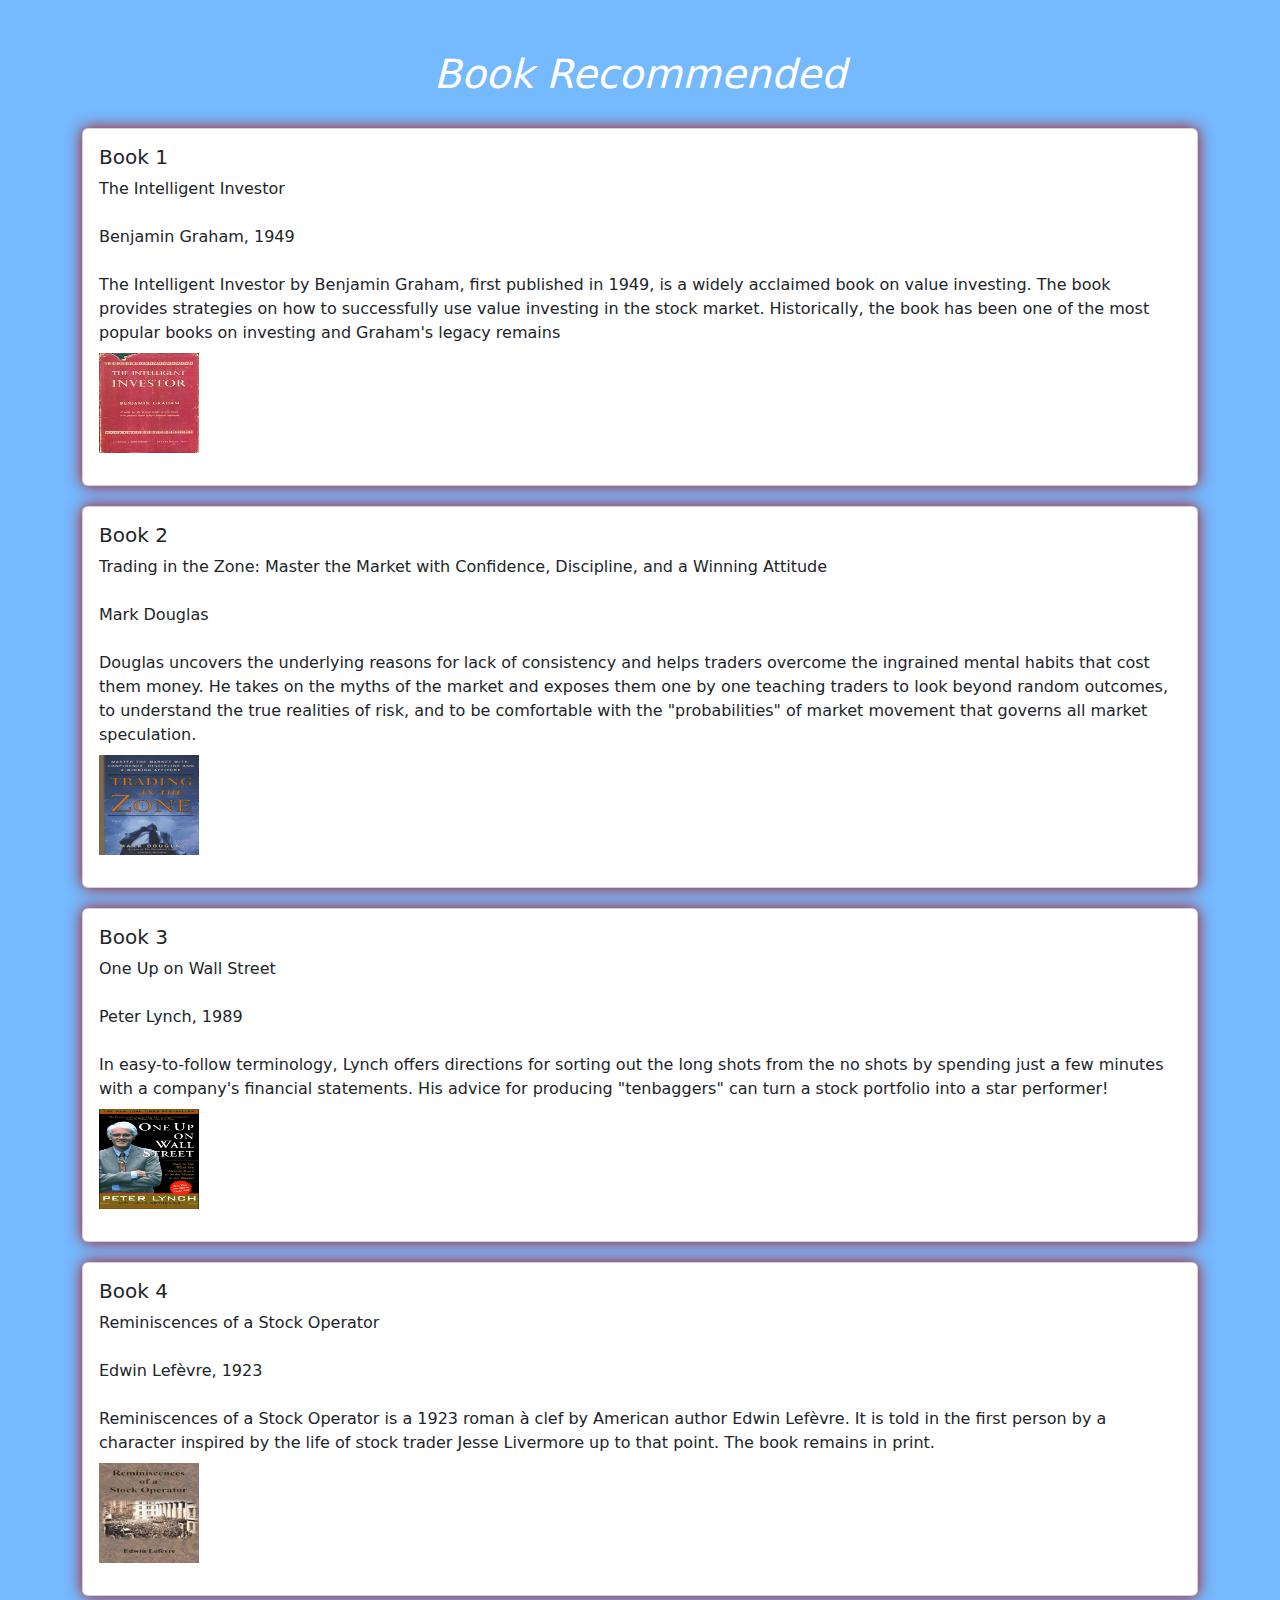
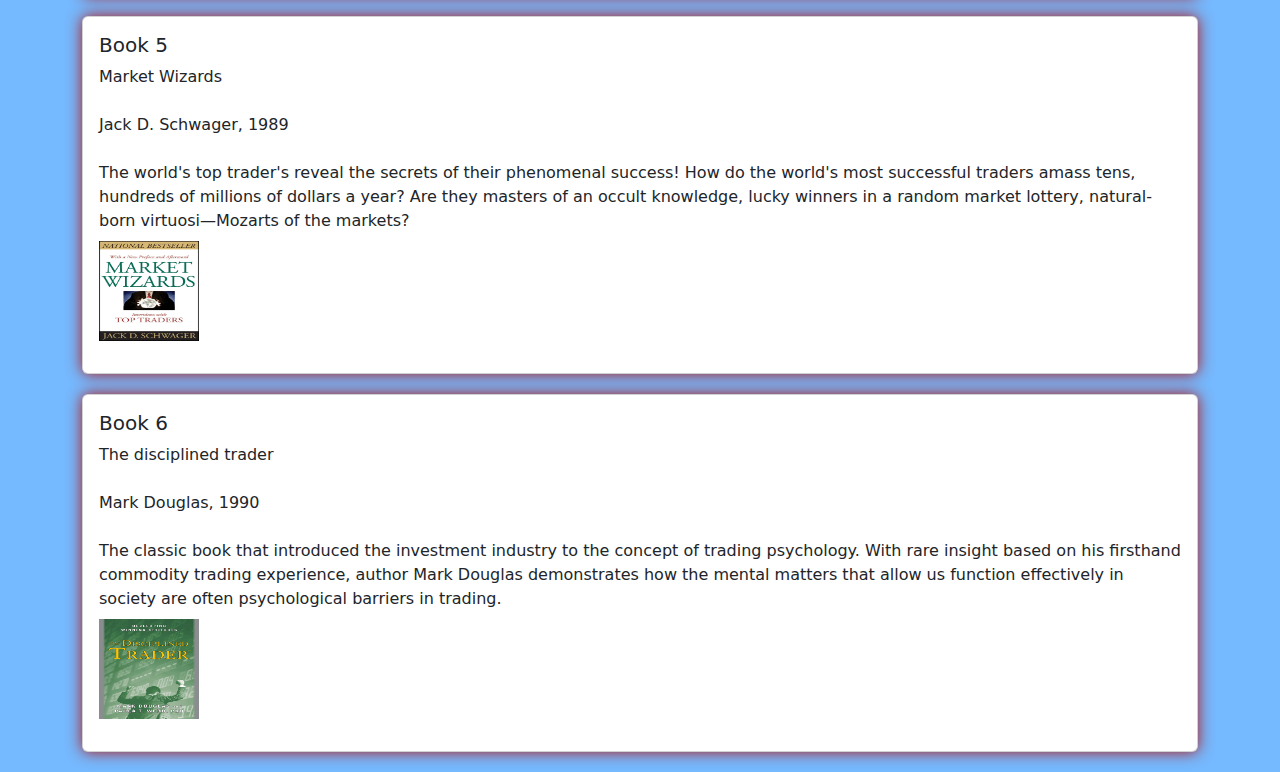
<file: book.html>
<!DOCTYPE html>
<html lang="en">

<head>
    <meta charset="UTF-8">
    <meta name="viewport" content="width=device-width, initial-scale=1.0">
    <title>Book Recommendations</title>
    <!-- Bootstrap CSS -->
    <link href="https://cdn.jsdelivr.net/npm/bootstrap@5.3.0/dist/css/bootstrap.min.css" rel="stylesheet">
    <style>
        body {
            background-color: #1086fd93;
            padding-top: 50px;
        }

        .card {
            margin-bottom: 20px;
            box-shadow: 0 0 15px rgb(180, 20, 20);
            
        }

        .form-title {
            text-align: center;
            margin-bottom: 30px;
            color: white;
            font-style: italic;
        }

        .submit-btn {
            display: block;
            width: 100%;
            margin-top: 20px;
        }
        img{
            height: 100px;
            width: 100px;
        }
    </style>
</head>

<body>
    <div class="container">
        <h1 class="form-title">Book Recommended</h1>
        <form>
            <!-- Book 1 -->
            <div class="card">
                <div class="card-body">
                    <h5 class="card-title">Book 1</h5>
                    <div class="mb-3">
                        <label for="book1-title" class="form-label">The Intelligent Investor</label>
                        <!-- <input type="text" class="form-control" id="book1-title" placeholder="Enter book title" required> -->
                    </div>
                    <div class="mb-3">
                        <label for="book1-author" class="form-label">Benjamin Graham, 1949</label>
                        <!-- <input type="text" class="form-control" id="book1-author" placeholder="Enter author name" required> -->
                    </div>
                    <div class="mb-3">
                        <label for="book1-genre" class="form-label">The Intelligent Investor by Benjamin Graham, first published in 1949, is a widely acclaimed book on value investing. The book provides strategies on how to successfully use value investing in the stock market. Historically, the book has been one of the most popular books on investing and Graham's legacy remains</label>
                        <!-- <input type="text" class="form-control" id="book1-genre" placeholder="Enter genre" required> -->
                         <div><img src="bookimage/img1.png" alt=""></div>
                    </div>
                </div>
            </div>

            <!-- Repeat the above block for each book (Book 2 to Book 10) -->
            <!-- Example for Book 2 -->
            <div class="card">
                <div class="card-body">
                    <h5 class="card-title">Book 2</h5>
                    <div class="mb-3">
                        <label for="book2-title" class="form-label">Trading in the Zone: Master the Market with Confidence, Discipline, and a Winning Attitude</label>
                        <!-- <input type="text" class="form-control" id="book2-title" placeholder="Enter book title" required> -->
                    </div>
                    <div class="mb-3">
                        <label for="book2-author" class="form-label">Mark Douglas</label>
                        <!-- <input type="text" class="form-control" id="book2-author" placeholder="Enter author name" required> -->
                    </div>
                    <div class="mb-3">
                        <label for="book2-genre" class="form-label">Douglas uncovers the underlying reasons for lack of consistency and helps traders overcome the ingrained mental habits that cost them money.  He takes on the myths of the market and exposes them one by one teaching traders to look beyond random outcomes, to understand the true realities of risk, and to be comfortable with the "probabilities" of market movement that governs all market speculation.</label>
                        <!-- <input type="text" class="form-control" id="book2-genre" placeholder="Enter genre" required> -->
                         <img src="bookimage/img2.png" alt="">
                    </div>
                </div>
            </div>

            <!-- Repeat similarly for Books 3 to 10 -->
            <!-- Book 10 -->
            <div class="card">
                <div class="card-body">
                    <h5 class="card-title">Book 3</h5>
                    <div class="mb-3">
                        <label for="book10-title" class="form-label">One Up on Wall Street</label>
                        <!-- <input type="text" class="form-control" id="book10-title" placeholder="Enter book title" required> -->
                    </div>
                    <div class="mb-3">
                        <label for="book10-author" class="form-label">Peter Lynch, 1989</label>
                        <!-- <input type="text" class="form-control" id="book10-author" placeholder="Enter author name" required> -->
                    </div>
                    <div class="mb-3">
                        <label for="book10-genre" class="form-label">In easy-to-follow terminology, Lynch offers directions for sorting out the long shots from the no shots by spending just a few minutes with a company's financial statements. His advice for producing "tenbaggers" can turn a stock portfolio into a star performer!</label>
                        <!-- <input type="text" class="form-control" id="book10-genre" placeholder="Enter genre" required> -->
                         <img src="bookimage/img3.png" alt="">
                    </div>
                </div>
            </div>
            <div class="card">
                <div class="card-body">
                    <h5 class="card-title">Book 4</h5>
                    <div class="mb-3">
                        <label for="book10-title" class="form-label">Reminiscences of a Stock Operator</label>
                        <!-- <input type="text" class="form-control" id="book10-title" placeholder="Enter book title" required> -->
                    </div>
                    <div class="mb-3">
                        <label for="book10-author" class="form-label">Edwin Lefèvre, 1923</label>
                        <!-- <input type="text" class="form-control" id="book10-author" placeholder="Enter author name" required> -->
                    </div>
                    <div class="mb-3">
                        <label for="book10-genre" class="form-label">Reminiscences of a Stock Operator is a 1923 roman à clef by American author Edwin Lefèvre. It is told in the first person by a character inspired by the life of stock trader Jesse Livermore up to that point. The book remains in print.</label>
                        <!-- <input type="text" class="form-control" id="book10-genre" placeholder="Enter genre" required> -->
                         <img src="bookimage/img4.png" alt="">
                    </div>
                </div>
            </div>
            <div class="card">
                <div class="card-body">
                    <h5 class="card-title">Book 5</h5>
                    <div class="mb-3">
                        <label for="book10-title" class="form-label">Market Wizards</label>
                        <!-- <input type="text" class="form-control" id="book10-title" placeholder="Enter book title" required> -->
                    </div>
                    <div class="mb-3">
                        <label for="book10-author" class="form-label">Jack D. Schwager, 1989</label>
                        <!-- <input type="text" class="form-control" id="book10-author" placeholder="Enter author name" required> -->
                    </div>
                    <div class="mb-3">
                        <label for="book10-genre" class="form-label">The world's top trader's reveal the secrets of their phenomenal success!  How do the world's most successful traders amass tens, hundreds of millions of dollars a year? Are they masters of an occult knowledge, lucky winners in a random market lottery, natural-born virtuosi—Mozarts of the markets? </label>
                        <!-- <input type="text" class="form-control" id="book10-genre" placeholder="Enter genre" required> -->
                         <img src="bookimage/img5.png" alt="">
                    </div>
                </div>
            </div>
            <div class="card">
                <div class="card-body">
                    <h5 class="card-title">Book 6</h5>
                    <div class="mb-3">
                        <label for="book10-title" class="form-label">The disciplined trader</label>
                        <!-- <input type="text" class="form-control" id="book10-title" placeholder="Enter book title" required> -->
                    </div>
                    <div class="mb-3">
                        <label for="book10-author" class="form-label">Mark Douglas, 1990</label>
                        <!-- <input type="text" class="form-control" id="book10-author" placeholder="Enter author name" required> -->
                    </div>
                    <div class="mb-3">
                        <label for="book10-genre" class="form-label">The classic book that introduced the investment industry to the concept of trading psychology.   With rare insight based on his firsthand commodity trading experience, author Mark Douglas demonstrates how the mental matters that allow us function effectively in society are often psychological barriers in trading. </label>
                        <!-- <input type="text" class="form-control" id="book10-genre" placeholder="Enter genre" required> -->
                         <img src="bookimage/image.png" alt="">
                    </div>
                </div>
            </div>

            
        </form>
    </div>

    <!-- Bootstrap JS and Popper.js -->
    <script src="https://cdn.jsdelivr.net/npm/@popperjs/core@2.11.6/dist/umd/popper.min.js"></script>
    <script src="https://cdn.jsdelivr.net/npm/bootstrap@5.3.0/dist/js/bootstrap.min.js"></script>
</body>

</html>
</file>
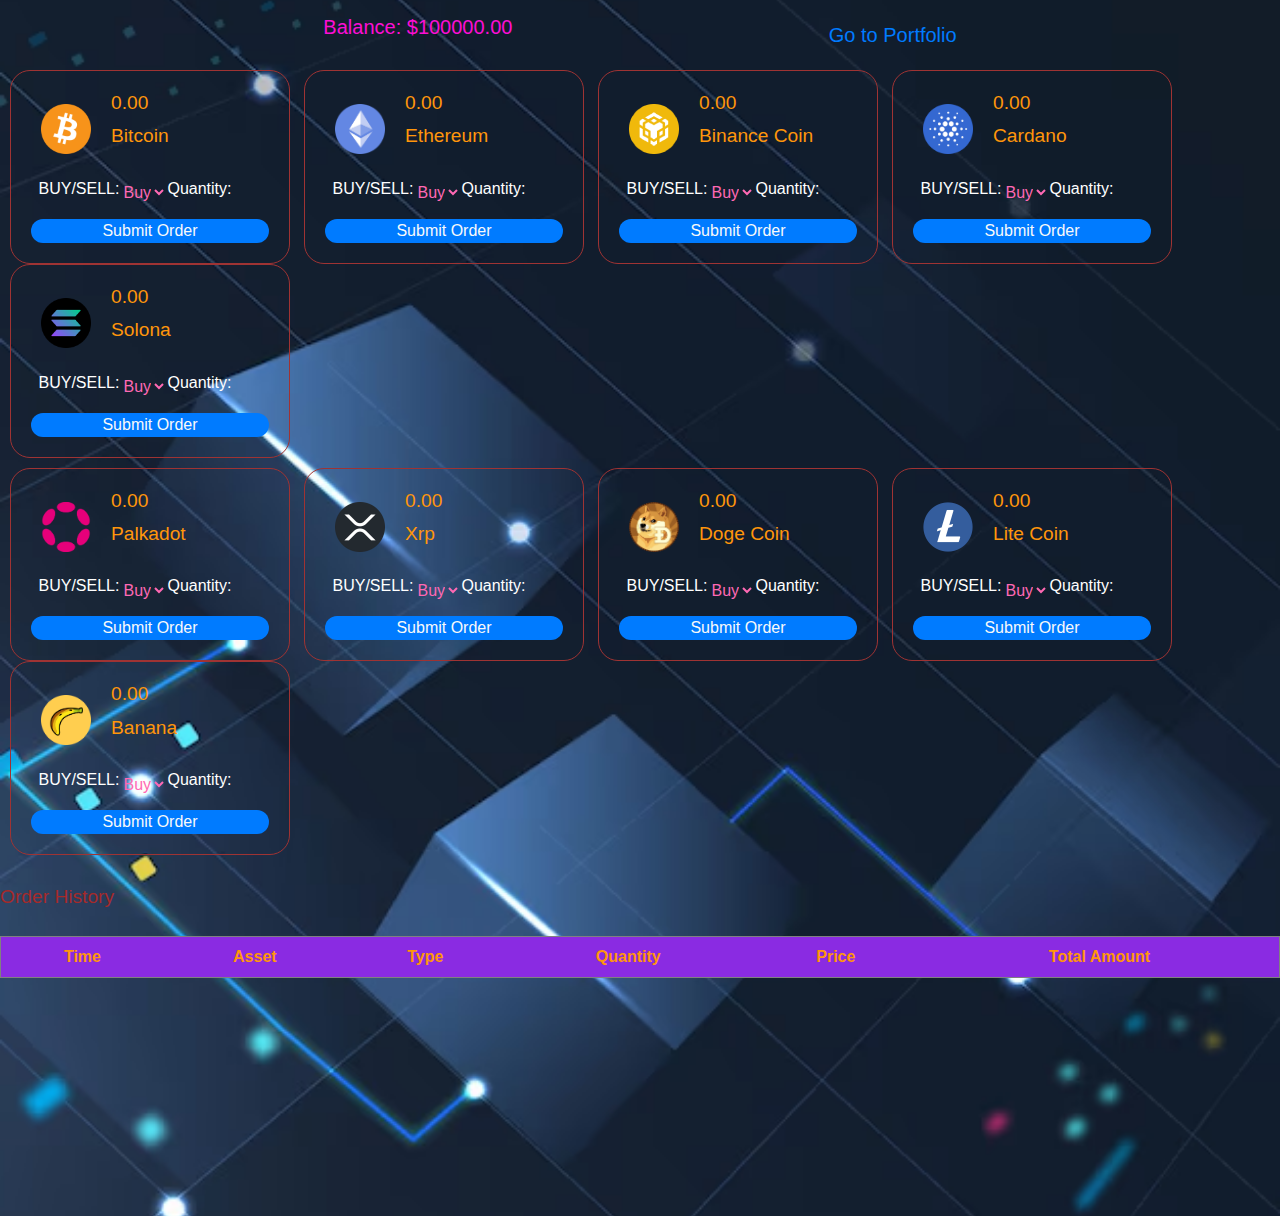
<file: buy-sell.html>
<!DOCTYPE html>
<html lang="en">
<head>
    <meta charset="UTF-8" />
    <meta name="viewport" content="width=device-width, initial-scale=1.0" />
    <title>Trading Page</title>
    <!-- https://cdn.jsdelivr.net/npm/bootstrap@5.3.3/dist/css/bootstrap.min.css -->
    <link href="https://cdn.jsdelivr.net/npm/bootstrap@5.3.3/dist/css/bootstrap.min.css" rel="stylesheet" integrity="sha384-QWTKZyjpPEjISv5WaRU9OFeRpok6YctnYmDr5pNlyT2bRjXh0JMhjY6hW+ALEwIH" crossorigin="anonymous">
    <link rel="stylesheet" href="https://stackpath.bootstrapcdn.com/bootstrap/4.5.2/css/bootstrap.min.css">
    <link rel="stylesheet" href="buy-sell.css" />
</head>
<body>
    <div class="balance">
        <p>Balance: $<span id="balance">1000000</span></p>
        <a  style="text-decoration: none;" href="portfolio.html">Go to Portfolio</a>
    </div>
    

    <!-- Navigation to Portfolio -->
    <!-- <div class="nav">
        <a href="portfolio.html">Go to Portfolio</a>
    </div> -->

    <!-- Trading Section -->
    <div class="coincard">
        <div class="coin-list" style="margin: 10px;">
            <!-- Bitcoin Section -->
            <div class="coinmain">
                <div class="coin">
                    <a href="#" data-toggle="modal" data-target="#imagePopup">
                    <img class="cimgg" src="crypto coin/bitcoin.png" alt="Bitcoin" />
                    </a>    
                    <div class="ctitle">
                        <h3 id="btc-trade">0.00</h3>
                        <p>Bitcoin</p>
                    </div>
                </div>
                <div>
                    <div class="order-form">
                        <label for="btc-type">BUY/SELL:</label>
                        <select id="btc-type">
                            <option value="buy">Buy</option>
                            <option value="sell">Sell</option>
                        </select>
                        <label for="btc-quantity">Quantity:</label>
                        <input style="width: 30px;" type="number" id="btc-quantity" min="0" />
                    </div>
                    

                    <div  style="display: flex;flex-direction: column; border-radius: 10px  ;margin: 10px;">
                        <button class="bg-primary text-light" onclick="placeOrder('btc')">Submit Order</button>
                    </div>
                
                </div>
            </div>

            <!-- Ethereum Section -->
            <div class="coinmain">
                <div class="coin">
                    <a href="#" data-toggle="modal" data-target="#imagePopup1">
                    <img class="cimgg" src="crypto coin/ethereum.png" alt="Ethereum" />
                </a>
                    <div class="ctitle">
                        <h3 id="eth-trade">0.00</h3>
                        <p>Ethereum</p>
                    </div>
                </div>
                <div>
                    <div class="order-form">
                        <label for="eth-type">BUY/SELL:</label>
                        <select id="eth-type">
                            <option value="buy">Buy</option>
                            <option value="sell">Sell</option>
                        </select>
                        <label for="eth-quantity">Quantity:</label>
                        <input style="width: 30px;" type="number" id="eth-quantity" min="0" />
                    </div>

                    <div style="display: flex; flex-direction: column; margin: 10px;">
                        <button class="bg-primary text-light" onclick="placeOrder('eth')">Submit Order</button>
                    </div>
                </div>
            </div>
            <!-- bnb Section -->
            <div class="coinmain">
                <div class="coin">
                    <a href="#" data-toggle="modal" data-target="#imagePopup2">
                    <img class="cimgg" src="crypto coin/bnb.png" alt="bnb" />
                </a>
                    <div class="ctitle">
                        <h3 id="bnb-trade">0.00</h3>
                        <p>Binance Coin</p>
                    </div>
                </div>
                <div>
                    <div class="order-form">
                        <label for="bnb-type">BUY/SELL:</label>
                        <select id="bnb-type">
                            <option value="buy">Buy</option>
                            <option value="sell">Sell</option>
                        </select>
                        <label for="bnb-quantity">Quantity:</label>
                        <input style="width: 30px;" type="number" id="bnb-quantity" min="0" />
                    </div>

                    <div style="display: flex; flex-direction: column; margin: 10px;">
                        <button class="bg-primary text-light" onclick="placeOrder('bnb')">Submit Order</button>
                    </div>
                </div>
            </div>
            <!-- Cardano Section -->
            <div class="coinmain">
                <div class="coin">
                    <a href="#" data-toggle="modal" data-target="#imagePopup3">
                    <img class="cimgg" src="crypto coin/cardano.png" alt="cardanpo" />
                </a>
                    <div class="ctitle">
                        <h3 id="ada-trade">0.00</h3>
                        <p>Cardano</p>
                    </div>
                </div>
                <div>
                    <div class="order-form">
                        <label for="ada-type">BUY/SELL:</label>
                        <select id="ada-type">
                            <option value="buy">Buy</option>
                            <option value="sell">Sell</option>
                        </select>
                        <label for="ada-quantity">Quantity:</label>
                        <input style="width: 30px;" type="number" id="ada-quantity" min="0" />
                    </div>

                    <div style="display: flex; flex-direction: column; margin: 10px;">
                        <button class="bg-primary text-light" onclick="placeOrder('ada')">Submit Order</button>
                    </div>
                </div>
            </div>
            <!-- solona Section -->
            <div class="coinmain">
                <div class="coin">
                    <a href="#" data-toggle="modal" data-target="#imagePopup4">
                    <img class="cimgg" src="crypto coin/solona.png" alt="Solona" />
                </a>
                    <div class="ctitle">
                        <h3 id="sol-trade">0.00</h3>
                        <p>Solona</p>
                    </div>
                </div>
                <div>
                    <div class="order-form">
                        <label for="sol-type">BUY/SELL:</label>
                        <select id="sol-type">
                            <option value="buy">Buy</option>
                            <option value="sell">Sell</option>
                        </select>
                        <label for="sol-quantity">Quantity:</label>
                        <input style="width: 30px;" type="number" id="sol-quantity" min="0" />
                    </div>

                    <div style="display: flex; flex-direction: column; margin: 10px;">
                        <button class="bg-primary text-light" onclick="placeOrder('sol')">Submit Order</button>
                    </div>
                </div>
            </div>
        </div>
        <div class="coin-list" style="margin: 10px;">
            <!-- palkadot Section -->
           <div class="coinmain">
               <div class="coin">
                <a href="#" data-toggle="modal" data-target="#imagePopup5">
                   <img class="cimgg" src="crypto coin/polka.png" alt="Palkadot" />
                </a>
                   <div class="ctitle">
                       <h3 id="dot-trade">0.00</h3>
                       <p>Palkadot</p>
                   </div>
               </div>
               <div>
                   <div class="order-form">
                       <label for="dot-type">BUY/SELL:</label>
                       <select id="dot-type">
                           <option value="buy">Buy</option>
                           <option value="sell">Sell</option>
                       </select>
                       <label for="dot-quantity">Quantity:</label>
                       <input style="width: 30px;" type="number" id="dot-quantity" min="0" />
                   </div>
                   

                   <div  style="display: flex;flex-direction: column; border-radius: 10px  ;margin: 10px;">
                       <button class="bg-primary text-light" onclick="placeOrder('dot')">Submit Order</button>
                   </div>
               
               </div>
           </div>

           <!-- xrp Section -->
           <div class="coinmain">
               <div class="coin">
                <a href="#" data-toggle="modal" data-target="#imagePopup6">
                   <img class="cimgg" src="crypto coin/xrp.png" alt="Xrp" />
                </a>
                   <div class="ctitle">
                       <h3 id="xrp-trade">0.00</h3>
                       <p>Xrp</p>
                   </div>
               </div>
               <div>
                   <div class="order-form">
                       <label for="xrp-type">BUY/SELL:</label>
                       <select id="xrp-type">
                           <option value="buy">Buy</option>
                           <option value="sell">Sell</option>
                       </select>
                       <label for="xrp-quantity">Quantity:</label>
                       <input style="width: 30px;" type="number" id="xrp-quantity" min="0" />
                   </div>

                   <div style="display: flex; flex-direction: column; margin: 10px;">
                       <button class="bg-primary text-light" onclick="placeOrder('xrp')">Submit Order</button>
                   </div>
               </div>
           </div>
           <!-- dogecoin Section -->
           <div class="coinmain">
               <div class="coin">
                <a href="#" data-toggle="modal" data-target="#imagePopup7">
                   <img class="cimgg" src="crypto coin/dogecoin.png" alt="dogecoin" />
                </a>
                   <div class="ctitle">
                       <h3 id="doge-trade">0.00</h3>
                       <p>Doge Coin</p>
                   </div>
               </div>
               <div>
                   <div class="order-form">
                       <label for="doge-type">BUY/SELL:</label>
                       <select id="doge-type">
                           <option value="buy">Buy</option>
                           <option value="sell">Sell</option>
                       </select>
                       <label for="doge-quantity">Quantity:</label>
                       <input style="width: 30px;" type="number" id="doge-quantity" min="0" />
                   </div>

                   <div style="display: flex; flex-direction: column; margin: 10px;">
                       <button class="bg-primary text-light" onclick="placeOrder('doge')">Submit Order</button>
                   </div>
               </div>
           </div>
           <!-- Litecoin Section -->
           <div class="coinmain">
               <div class="coin">
                <a href="#" data-toggle="modal" data-target="#imagePopup8">
                   <img class="cimgg" src="crypto coin/litecoin.png" alt="litecoin" />
                </a>
                   <div class="ctitle">
                       <h3 id="ltc-trade">0.00</h3>
                       <p>Lite Coin</p>
                   </div>
               </div>
               <div>
                   <div class="order-form">
                       <label for="ltc-type">BUY/SELL:</label>
                       <select id="ltc-type">
                           <option value="buy">Buy</option>
                           <option value="sell">Sell</option>
                       </select>
                       <label for="ltc-quantity">Quantity:</label>
                       <input style="width: 30px;" type="number" id="ltc-quantity" min="0" />
                   </div>

                   <div style="display: flex; flex-direction: column; margin: 10px;">
                       <button class="bg-primary text-light" onclick="placeOrder('ltc')">Submit Order</button>
                   </div>
               </div>
           </div>
           <!-- banana Section -->
           <div class="coinmain">
               <div class="coin">
                <a href="#" data-toggle="modal" data-target="#imagePopup9">
                   <img class="cimgg" src="crypto coin/banana.png" alt="Banana" />
                </a>
                   <div class="ctitle">
                       <h3 id="banana-trade">0.00</h3>
                       <p>Banana</p>
                   </div>
               </div>
               <div>
                   <div class="order-form">
                       <label for="banana-type">BUY/SELL:</label>
                       <select id="banana-type">
                           <option value="buy">Buy</option>
                           <option value="sell">Sell</option>
                       </select>
                       <label for="banana-quantity">Quantity:</label>
                       <input style="width: 30px;" type="number" id="banana-quantity" min="0" />
                   </div>

                   <div style="display: flex; flex-direction: column; margin: 10px;">
                       <button class="bg-primary text-light" onclick="placeOrder('banana')">Submit Order</button>
                   </div>
               </div>
           </div>
       </div> 
       
       
         
        
    </div>

    <!-- Order History -->
    <h3 style="color: brown; margin-top: 30px;">Order History</h3>
    
    <div class="order-history">
        
        <table border="1" id="order-history-table">
            <thead>
                <tr>
                    <th>Time</th>
                    <th>Asset</th>
                    <th>Type</th>
                    <th>Quantity</th>
                    <th>Price</th>
                    <th>Total Amount</th>
                </tr>
            </thead>
            <tbody>
                <!-- Order rows will be added here dynamically -->
            </tbody>
        </table>
    </div>

      <!-- Popup Modal -->
      <div class="modal fade" id="imagePopup" tabindex="-1" role="dialog" aria-labelledby="popupLabel" aria-hidden="true">
        <div class="modal-dialog modal-fullscreen" role="document">
            <div class="modal-content">
                <div class="modal-header">
                    <h5 class="modal-title" id="popupLabel">BITCOIN</h5>
                    <button type="button" class="close" data-dismiss="modal" aria-label="Close">
                        <span aria-hidden="true">&times;</span>
                    </button>
                </div>
                <div class="modal-body">
                    <p><!-- TradingView Widget BEGIN -->
                        <div class="tradingview-widget-container" style="height:100%;width:100%">
                            <div class="tradingview-widget-container__widget" style="height:calc(100% - 32px);width:100%"></div>
                            <div class="tradingview-widget-copyright">
                                <a href="https://www.tradingview.com/" rel="noopener nofollow" target="_blank">
                                    <span class="blue-text"></span>
                                </a>
                            </div>
                            <script type="text/javascript" src="https://s3.tradingview.com/external-embedding/embed-widget-advanced-chart.js" async>
                            {
                                "autosize": true,
                                "symbol": "BITSTAMP:BTCUSD",
                                "interval": "60",
                                "timezone": "Etc/UTC",
                                "theme": "dark",
                                "style": "1",
                                "locale": "en",
                                "withdateranges": true,
                                "hide_side_toolbar": false,
                                "allow_symbol_change": true,
                                "details": true,
                                "calendar": false,
                                "support_host": "https://www.tradingview.com"
                            }
                            </script>
                        </div>
                        <!-- TradingView Widget END --></p>
                </div>
                <div class="modal-footer">
                    <button type="button" class="btn btn-secondary" data-dismiss="modal">Close</button>
                </div>
            </div>
        </div>
    </div>
      <!-- Popup Modal -->
      <div class="modal fade" id="imagePopup1" tabindex="-1" role="dialog" aria-labelledby="popupLabel" aria-hidden="true">
        <div class="modal-dialog modal-fullscreen" role="document">
            <div class="modal-content">
                <div class="modal-header">
                    <h5 class="modal-title" id="popupLabel">ETHEREUM</h5>
                    <button type="button" class="close" data-dismiss="modal" aria-label="Close">
                        <span aria-hidden="true">&times;</span>
                    </button>
                </div>
                <div class="modal-body">
                    <p><!-- TradingView Widget BEGIN -->
                        <div class="tradingview-widget-container" style="height:100%;width:100%">
                          <div class="tradingview-widget-container__widget" style="height:calc(100% - 32px);width:100%"></div>
                          <div class="tradingview-widget-copyright"><a href="https://www.tradingview.com/" rel="noopener nofollow" target="_blank"><span class="blue-text"></span></a></div>
                          <script type="text/javascript" src="https://s3.tradingview.com/external-embedding/embed-widget-advanced-chart.js" async>
                          {
                          "autosize": true,
                          "symbol": "MARKETSCOM:ETHEREUM",
                          "interval": "60",
                          "timezone": "Etc/UTC",
                          "theme": "dark",
                          "style": "1",
                          "locale": "en",
                          "withdateranges": true,
                          "hide_side_toolbar": false,
                          "allow_symbol_change": true,
                          "details": true,
                          "calendar": false,
                          "support_host": "https://www.tradingview.com"
                        }
                          </script>
                        </div>
                        <!-- TradingView Widget END --></p>
                </div>
                <div class="modal-footer">
                    <button type="button" class="btn btn-secondary" data-dismiss="modal">Close</button>
                </div>
            </div>
        </div>
    </div>
      <!-- Popup Modal -->
      <div class="modal fade" id="imagePopup2" tabindex="-1" role="dialog" aria-labelledby="popupLabel" aria-hidden="true">
        <div class="modal-dialog modal-fullscreen" role="document">
            <div class="modal-content">
                <div class="modal-header">
                    <h5 class="modal-title" id="popupLabel">BINANCE COIN</h5>
                    <button type="button" class="close" data-dismiss="modal" aria-label="Close">
                        <span aria-hidden="true">&times;</span>
                    </button>
                </div>
                <div class="modal-body">
                    <p><!-- TradingView Widget BEGIN -->
                        <div class="tradingview-widget-container" style="height:100%;width:100%">
                          <div class="tradingview-widget-container__widget" style="height:calc(100% - 32px);width:100%"></div>
                          <div class="tradingview-widget-copyright"><a href="https://www.tradingview.com/" rel="noopener nofollow" target="_blank"><span class="blue-text"></span></a></div>
                          <script type="text/javascript" src="https://s3.tradingview.com/external-embedding/embed-widget-advanced-chart.js" async>
                          {
                          "autosize": true,
                          "symbol": "BINANCE:BNBUSD",
                          "interval": "60",
                          "timezone": "Etc/UTC",
                          "theme": "dark",
                          "style": "1",
                          "locale": "en",
                          "withdateranges": true,
                          "hide_side_toolbar": false,
                          "allow_symbol_change": true,
                          "details": true,
                          "calendar": false,
                          "support_host": "https://www.tradingview.com"
                        }
                          </script>
                        </div>
                        <!-- TradingView Widget END --></p>
                </div>
                <div class="modal-footer">
                    <button type="button" class="btn btn-secondary" data-dismiss="modal">Close</button>
                </div>
            </div>
        </div>
    </div>
      <!-- Popup Modal -->
      <div class="modal fade" id="imagePopup3" tabindex="-1" role="dialog" aria-labelledby="popupLabel" aria-hidden="true">
        <div class="modal-dialog modal-fullscreen" role="document">
            <div class="modal-content">
                <div class="modal-header">
                    <h5 class="modal-title" id="popupLabel">CARDANO</h5>
                    <button type="button" class="close" data-dismiss="modal" aria-label="Close">
                        <span aria-hidden="true">&times;</span>
                    </button>
                </div>
                <div class="modal-body">
                    <p><!-- TradingView Widget BEGIN -->
                        <div class="tradingview-widget-container" style="height:100%;width:100%">
                          <div class="tradingview-widget-container__widget" style="height:calc(100% - 32px);width:100%"></div>
                          <div class="tradingview-widget-copyright"><a href="https://www.tradingview.com/" rel="noopener nofollow" target="_blank"><span class="blue-text"></span></a></div>
                          <script type="text/javascript" src="https://s3.tradingview.com/external-embedding/embed-widget-advanced-chart.js" async>
                          {
                          "autosize": true,
                          "symbol": "BINANCE:ADAUSD",
                          "interval": "60",
                          "timezone": "Etc/UTC",
                          "theme": "dark",
                          "style": "1",
                          "locale": "en",
                          "withdateranges": true,
                          "hide_side_toolbar": false,
                          "allow_symbol_change": true,
                          "details": true,
                          "calendar": false,
                          "support_host": "https://www.tradingview.com"
                        }
                          </script>
                        </div>
                        <!-- TradingView Widget END --></p>
                </div>
                <div class="modal-footer">
                    <button type="button" class="btn btn-secondary" data-dismiss="modal">Close</button>
                </div>
            </div>
        </div>
    </div>
      <!-- Popup Modal -->
      <div class="modal fade" id="imagePopup4" tabindex="-1" role="dialog" aria-labelledby="popupLabel" aria-hidden="true">
        <div class="modal-dialog modal-fullscreen" role="document">
            <div class="modal-content">
                <div class="modal-header">
                    <h5 class="modal-title" id="popupLabel">SOLONA</h5>
                    <button type="button" class="close" data-dismiss="modal" aria-label="Close">
                        <span aria-hidden="true">&times;</span>
                    </button>
                </div>
                <div class="modal-body">
                    <p><!-- TradingView Widget BEGIN -->
                        <div class="tradingview-widget-container" style="height:100%;width:100%">
                          <div class="tradingview-widget-container__widget" style="height:calc(100% - 32px);width:100%"></div>
                          <div class="tradingview-widget-copyright"><a href="https://www.tradingview.com/" rel="noopener nofollow" target="_blank"><span class="blue-text"></span></a></div>
                          <script type="text/javascript" src="https://s3.tradingview.com/external-embedding/embed-widget-advanced-chart.js" async>
                          {
                          "autosize": true,
                          "symbol": "COINBASE:SOLUSD",
                          "interval": "60",
                          "timezone": "Etc/UTC",
                          "theme": "dark",
                          "style": "1",
                          "locale": "en",
                          "withdateranges": true,
                          "hide_side_toolbar": false,
                          "allow_symbol_change": true,
                          "details": true,
                          "calendar": false,
                          "support_host": "https://www.tradingview.com"
                        }
                          </script>
                        </div>
                        <!-- TradingView Widget END --></p>
                </div>
                <div class="modal-footer">
                    <button type="button" class="btn btn-secondary" data-dismiss="modal">Close</button>
                </div>
            </div>
        </div>
    </div>
    
      <!-- Popup Modal -->
      <div class="modal fade" id="imagePopup5" tabindex="-1" role="dialog" aria-labelledby="popupLabel" aria-hidden="true">
        <div class="modal-dialog modal-fullscreen" role="document">
            <div class="modal-content">
                <div class="modal-header">
                    <h5 class="modal-title" id="popupLabel">POLKADOT</h5>
                    <button type="button" class="close" data-dismiss="modal" aria-label="Close">
                        <span aria-hidden="true">&times;</span>
                    </button>
                </div>
                <div class="modal-body">
                    <p><!-- TradingView Widget BEGIN -->
                        <div class="tradingview-widget-container" style="height:100%;width:100%">
                          <div class="tradingview-widget-container__widget" style="height:calc(100% - 32px);width:100%"></div>
                          <div class="tradingview-widget-copyright"><a href="https://www.tradingview.com/" rel="noopener nofollow" target="_blank"><span class="blue-text"></span></a></div>
                          <script type="text/javascript" src="https://s3.tradingview.com/external-embedding/embed-widget-advanced-chart.js" async>
                          {
                          "autosize": true,
                          "symbol": "COINBASE:DOTUSD",
                          "interval": "60",
                          "timezone": "Etc/UTC",
                          "theme": "dark",
                          "style": "1",
                          "locale": "en",
                          "withdateranges": true,
                          "hide_side_toolbar": false,
                          "allow_symbol_change": true,
                          "details": true,
                          "calendar": false,
                          "support_host": "https://www.tradingview.com"
                        }
                          </script>
                        </div>
                        <!-- TradingView Widget END --></p>
                </div>
                <div class="modal-footer">
                    <button type="button" class="btn btn-secondary" data-dismiss="modal">Close</button>
                </div>
            </div>
        </div>
    </div>
    
      <!-- Popup Modal -->
      <div class="modal fade" id="imagePopup6" tabindex="-1" role="dialog" aria-labelledby="popupLabel" aria-hidden="true">
        <div class="modal-dialog modal-fullscreen" role="document">
            <div class="modal-content">
                <div class="modal-header">
                    <h5 class="modal-title" id="popupLabel">XRP</h5>
                    <button type="button" class="close" data-dismiss="modal" aria-label="Close">
                        <span aria-hidden="true">&times;</span>
                    </button>
                </div>
                <div class="modal-body">
                    <p><!-- TradingView Widget BEGIN -->
                        <div class="tradingview-widget-container" style="height:100%;width:100%">
                          <div class="tradingview-widget-container__widget" style="height:calc(100% - 32px);width:100%"></div>
                          <div class="tradingview-widget-copyright"><a href="https://www.tradingview.com/" rel="noopener nofollow" target="_blank"><span class="blue-text"></span></a></div>
                          <script type="text/javascript" src="https://s3.tradingview.com/external-embedding/embed-widget-advanced-chart.js" async>
                          {
                          "autosize": true,
                          "symbol": "BITSTAMP:XRPUSD",
                          "interval": "60",
                          "timezone": "Etc/UTC",
                          "theme": "dark",
                          "style": "1",
                          "locale": "en",
                          "withdateranges": true,
                          "hide_side_toolbar": false,
                          "allow_symbol_change": true,
                          "details": true,
                          "calendar": false,
                          "support_host": "https://www.tradingview.com"
                        }
                          </script>
                        </div>
                        <!-- TradingView Widget END --></p>
                </div>
                <div class="modal-footer">
                    <button type="button" class="btn btn-secondary" data-dismiss="modal">Close</button>
                </div>
            </div>
        </div>
    </div>
      <!-- Popup Modal -->
      <div class="modal fade" id="imagePopup7" tabindex="-1" role="dialog" aria-labelledby="popupLabel" aria-hidden="true">
        <div class="modal-dialog modal-fullscreen" role="document">
            <div class="modal-content">
                <div class="modal-header">
                    <h5 class="modal-title" id="popupLabel">DOGECOIN</h5>
                    <button type="button" class="close" data-dismiss="modal" aria-label="Close">
                        <span aria-hidden="true">&times;</span>
                    </button>
                </div>
                <div class="modal-body">
                    <p><!-- TradingView Widget BEGIN -->
                        <div class="tradingview-widget-container" style="height:100%;width:100%">
                          <div class="tradingview-widget-container__widget" style="height:calc(100% - 32px);width:100%"></div>
                          <div class="tradingview-widget-copyright"><a href="https://www.tradingview.com/" rel="noopener nofollow" target="_blank"><span class="blue-text"></span></a></div>
                          <script type="text/javascript" src="https://s3.tradingview.com/external-embedding/embed-widget-advanced-chart.js" async>
                          {
                          "autosize": true,
                          "symbol": "COINBASE:DOGEUSD",
                          "interval": "60",
                          "timezone": "Etc/UTC",
                          "theme": "dark",
                          "style": "1",
                          "locale": "en",
                          "withdateranges": true,
                          "hide_side_toolbar": false,
                          "allow_symbol_change": true,
                          "details": true,
                          "calendar": false,
                          "support_host": "https://www.tradingview.com"
                        }
                          </script>
                        </div>
                        <!-- TradingView Widget END --></p>
                </div>
                <div class="modal-footer">
                    <button type="button" class="btn btn-secondary" data-dismiss="modal">Close</button>
                </div>
            </div>
        </div>
    </div>
    
      <!-- Popup Modal -->
      <div class="modal fade" id="imagePopup8" tabindex="-1" role="dialog" aria-labelledby="popupLabel" aria-hidden="true">
        <div class="modal-dialog modal-fullscreen" role="document">
            <div class="modal-content">
                <div class="modal-header">
                    <h5 class="modal-title" id="popupLabel">LITECOIN</h5>
                    <button type="button" class="close" data-dismiss="modal" aria-label="Close">
                        <span aria-hidden="true">&times;</span>
                    </button>
                </div>
                <div class="modal-body">
                    <p><!-- TradingView Widget BEGIN -->
                        <div class="tradingview-widget-container" style="height:100%;width:100%">
                          <div class="tradingview-widget-container__widget" style="height:calc(100% - 32px);width:100%"></div>
                          <div class="tradingview-widget-copyright"><a href="https://www.tradingview.com/" rel="noopener nofollow" target="_blank"><span class="blue-text"></span></a></div>
                          <script type="text/javascript" src="https://s3.tradingview.com/external-embedding/embed-widget-advanced-chart.js" async>
                          {
                          "autosize": true,
                          "symbol": "COINBASE:LTCUSD",
                          "interval": "60",
                          "timezone": "Etc/UTC",
                          "theme": "dark",
                          "style": "1",
                          "locale": "en",
                          "withdateranges": true,
                          "hide_side_toolbar": false,
                          "allow_symbol_change": true,
                          "details": true,
                          "calendar": false,
                          "support_host": "https://www.tradingview.com"
                        }
                          </script>
                        </div>
                        <!-- TradingView Widget END --></p>
                </div>
                <div class="modal-footer">
                    <button type="button" class="btn btn-secondary" data-dismiss="modal">Close</button>
                </div>
            </div>
        </div>
    </div>
      <!-- Popup Modal -->
      <div class="modal fade" id="imagePopup9" tabindex="-1" role="dialog" aria-labelledby="popupLabel" aria-hidden="true">
        <div class="modal-dialog modal-fullscreen" role="document">
            <div class="modal-content">
                <div class="modal-header">
                    <h5 class="modal-title" id="popupLabel">BANANA COIN</h5>
                    <button type="button" class="close" data-dismiss="modal" aria-label="Close">
                        <span aria-hidden="true">&times;</span>
                    </button>
                </div>
                <div class="modal-body">
                    <p><!-- TradingView Widget BEGIN -->
                        <div class="tradingview-widget-container" style="height:100%;width:100%">
                          <div class="tradingview-widget-container__widget" style="height:calc(100% - 32px);width:100%"></div>
                          <div class="tradingview-widget-copyright"><a href="https://www.tradingview.com/" rel="noopener nofollow" target="_blank"><span class="blue-text"></span></a></div>
                          <script type="text/javascript" src="https://s3.tradingview.com/external-embedding/embed-widget-advanced-chart.js" async>
                          {
                          "autosize": true,
                          "symbol": "BITMEX:BBANANAT",
                          "interval": "60",
                          "timezone": "Etc/UTC",
                          "theme": "dark",
                          "style": "1",
                          "locale": "en",
                          "withdateranges": true,
                          "hide_side_toolbar": false,
                          "allow_symbol_change": true,
                          "details": true,
                          "calendar": false,
                          "support_host": "https://www.tradingview.com"
                        }
                          </script>
                        </div>
                        <!-- TradingView Widget END --></p>
                </div>
                <div class="modal-footer">
                    <button type="button" class="btn btn-secondary" data-dismiss="modal">Close</button>
                </div>
            </div>
        </div>
    </div>
    
    

    <!-- WebSocket & JS -->
    <script src="buy-sell.js"></script>
    <script src="https://code.jquery.com/jquery-3.5.1.slim.min.js"></script>
    <script src="https://cdn.jsdelivr.net/npm/@popperjs/core@2.9.2/dist/umd/popper.min.js"></script>
    <script src="https://stackpath.bootstrapcdn.com/bootstrap/4.5.2/js/bootstrap.min.js"></script>
</body>
</html>
</file>
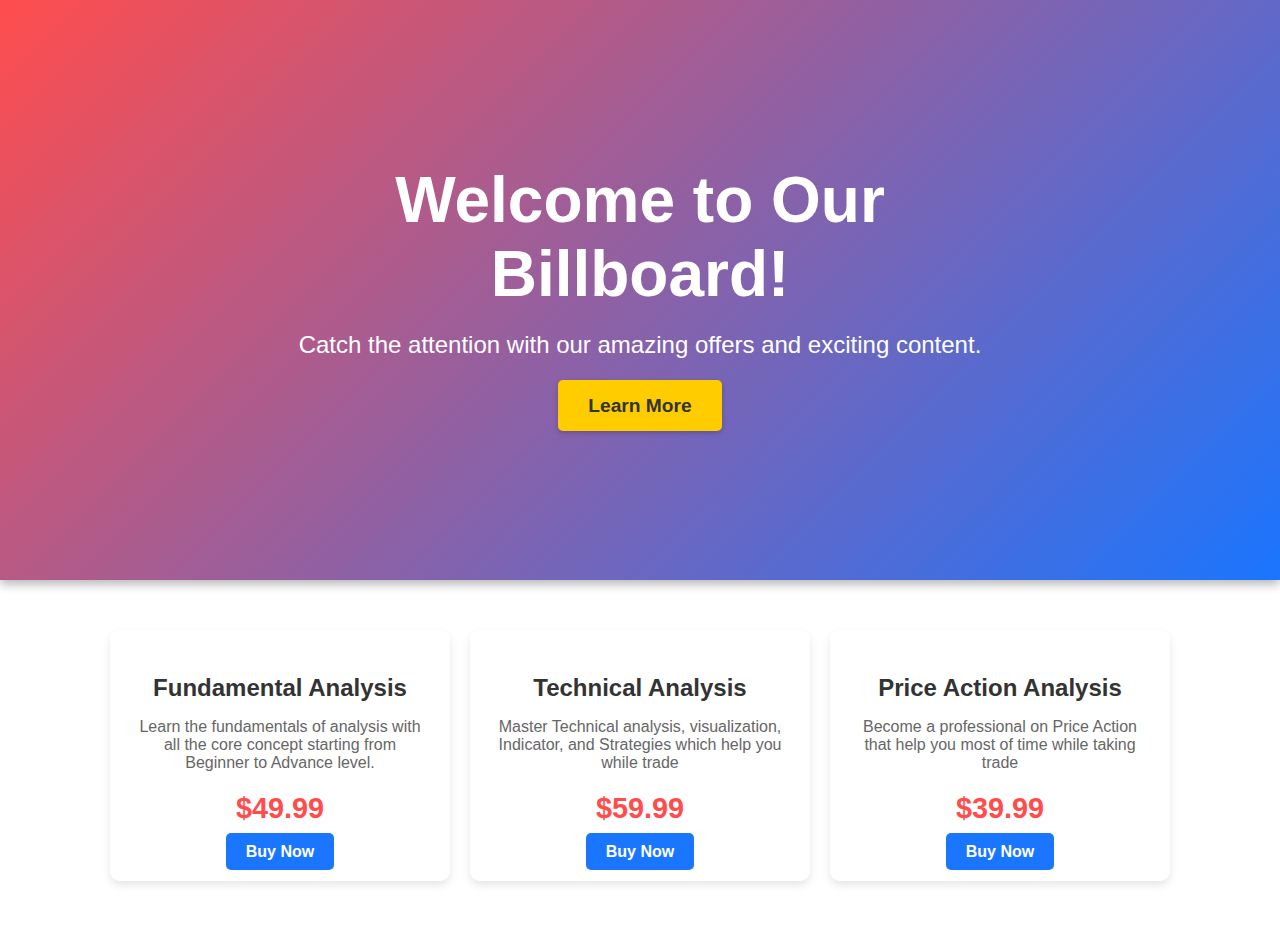
<file: courses.html>
<!DOCTYPE html>
<html lang="en">
<head>
    <meta charset="UTF-8">
    <meta name="viewport" content="width=device-width, initial-scale=1.0">
    <title>Billboard with Offer Cards</title>
    <style>
        body, html {
            margin: 0;
            padding: 0;
            height: 100%;
            font-family: Arial, sans-serif;
        }

        .billboard {
            display: flex;
            justify-content: center;
            align-items: center;
            height: 60vh;
            background: linear-gradient(135deg, #ff4d4d, #1a75ff);
            color: white;
            text-align: center;
            padding: 20px;
            box-shadow: 0 4px 10px rgba(0, 0, 0, 0.3);
        }

        .billboard-content {
            max-width: 800px;
        }

        .billboard h1 {
            font-size: 4rem;
            margin: 0;
        }

        .billboard p {
            font-size: 1.5rem;
            margin: 20px 0 0;
        }

        .cta-button {
            margin-top: 20px;
            padding: 15px 30px;
            background-color: #ffcc00;
            color: #333;
            text-decoration: none;
            font-size: 1.2rem;
            font-weight: bold;
            border-radius: 5px;
            box-shadow: 0 2px 5px rgba(0, 0, 0, 0.2);
            transition: background-color 0.3s;
        }

        .cta-button:hover {
            background-color: #ff9900;
        }

        .course-offers {
            display: flex;
            justify-content: center;
            flex-wrap: wrap;
            padding: 50px 20px;
            gap: 20px;
        }

        .course-card {
            background-color: #fff;
            border-radius: 10px;
            box-shadow: 0 4px 8px rgba(0, 0, 0, 0.1);
            max-width: 300px;
            padding: 20px;
            text-align: center;
            transition: transform 0.3s, box-shadow 0.3s;
        }

        .course-card:hover {
            transform: translateY(-10px);
            box-shadow: 0 8px 16px rgba(0, 0, 0, 0.2);
        }

        .course-card h3 {
            font-size: 1.5rem;
            color: #333;
            margin-bottom: 10px;
        }

        .course-card p {
            font-size: 1rem;
            color: #666;
            margin-bottom: 20px;
        }

        .price {
            font-size: 1.8rem;
            color: #ff4d4d;
            font-weight: bold;
        }

        .buy-button {
            margin-top: 20px;
            padding: 10px 20px;
            background-color: #1a75ff;
            color: #fff;
            text-decoration: none;
            font-size: 1rem;
            font-weight: bold;
            border-radius: 5px;
            transition: background-color 0.3s;
        }

        .buy-button:hover {
            background-color: #0040ff;
        }

        /* Responsive design for smaller screens */
        @media (max-width: 768px) {
            .billboard h1 {
                font-size: 3rem;
            }

            .billboard p {
                font-size: 1.2rem;
            }

            .cta-button {
                padding: 10px 20px;
                font-size: 1rem;
            }

            .course-offers {
                padding: 20px 10px;
            }
        }
    </style>
</head>
<body>
    <div class="billboard">
        <div class="billboard-content">
            <h1>Welcome to Our Billboard!</h1>
            <p>Catch the attention with our amazing offers and exciting content.</p>
            <br><br>
            <a href="#" class="cta-button">Learn More</a>
        </div>
    </div>

    <div class="course-offers">
        <div class="course-card">
            <h3>Fundamental Analysis</h3>
            <p>Learn the fundamentals of analysis with all the core concept starting from Beginner to Advance level.</p>
            <div class="price">$49.99</div><br>
            <a href="#" class="buy-button">Buy Now</a>
        </div>
        <div class="course-card">
            <h3>Technical Analysis</h3>
            <p>Master Technical analysis, visualization, Indicator, and Strategies which help you while trade</p>
            <div class="price">$59.99</div><br>
            <a href="#" class="buy-button">Buy Now</a>
        </div>
        <div class="course-card">
            <h3>Price Action Analysis</h3>
            <p>Become a professional on Price Action that help you most of time while taking trade </p>
            <div class="price">$39.99</div><br>
            <a href="#" class="buy-button">Buy Now</a>
        </div>
    </div>
</body>
</html>
</file>
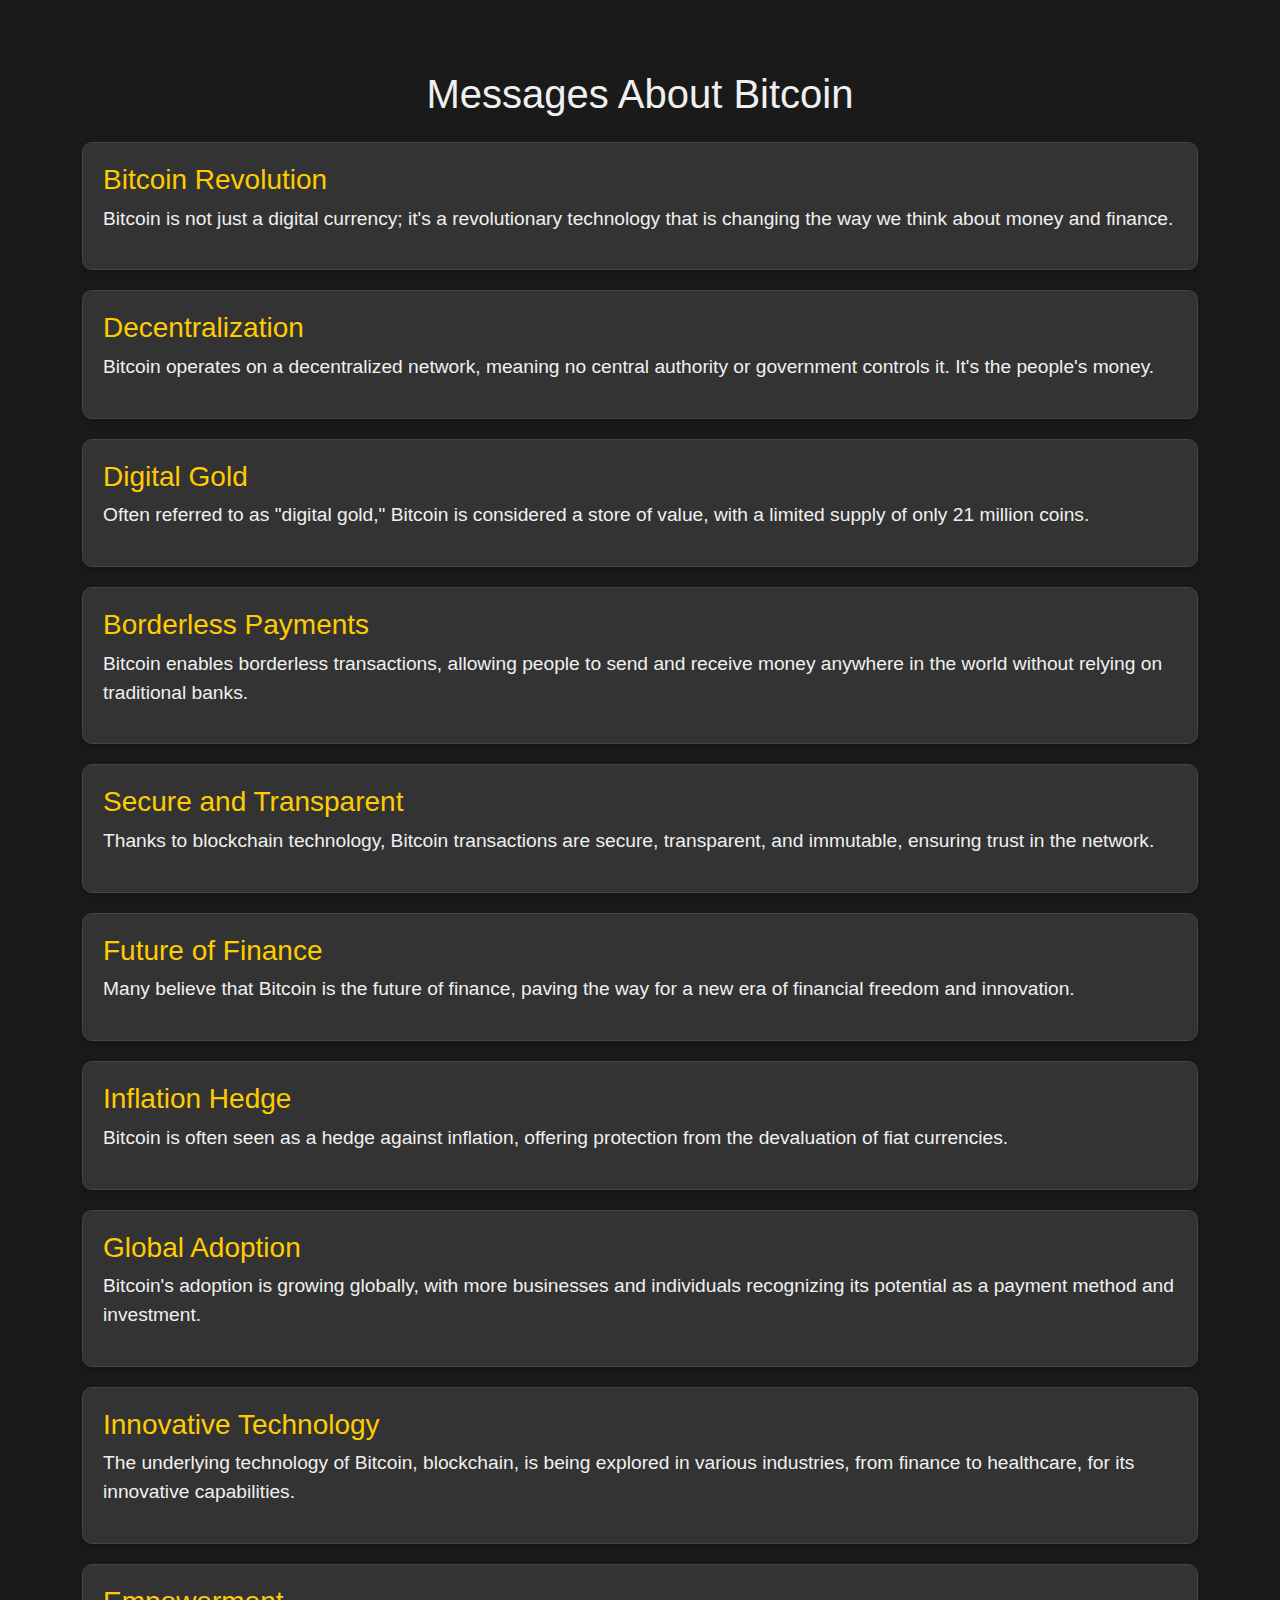
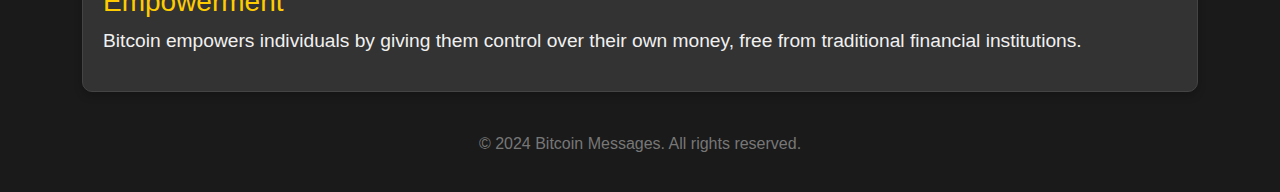
<file: message.html>
<!DOCTYPE html>
<html lang="en">

<head>
    <meta charset="UTF-8">
    <meta name="viewport" content="width=device-width, initial-scale=1.0">
    <title>Bitcoin Messages</title>
    <!-- Bootstrap CSS -->
    <link href="https://cdn.jsdelivr.net/npm/bootstrap@5.3.0/dist/css/bootstrap.min.css" rel="stylesheet">
    <style>
        body {
            background-color: #1a1a1a;
            color: #f0f0f0;
            font-family: Arial, sans-serif;
            padding: 20px;
        }

        .container {
            margin-top: 50px;
        }

        .message-card {
            background-color: #333;
            border: 1px solid #444;
            border-radius: 10px;
            margin-bottom: 20px;
            padding: 20px;
            box-shadow: 0 4px 8px rgba(0, 0, 0, 0.2);
        }

        .message-card h3 {
            color: #ffcc00;
        }

        .message-card p {
            font-size: 1.2rem;
        }

        .footer {
            text-align: center;
            margin-top: 40px;
            color: #777;
        }
    </style>
</head>

<body>
    <div class="container">
        <h1 class="text-center mb-4">Messages About Bitcoin</h1>

        <!-- Message 1 -->
        <div class="message-card">
            <h3>Bitcoin Revolution</h3>
            <p>Bitcoin is not just a digital currency; it's a revolutionary technology that is changing the way we think
                about money and finance.</p>
        </div>

        <!-- Message 2 -->
        <div class="message-card">
            <h3>Decentralization</h3>
            <p>Bitcoin operates on a decentralized network, meaning no central authority or government controls it. It's
                the people's money.</p>
        </div>

        <!-- Message 3 -->
        <div class="message-card">
            <h3>Digital Gold</h3>
            <p>Often referred to as "digital gold," Bitcoin is considered a store of value, with a limited supply of
                only 21 million coins.</p>
        </div>

        <!-- Message 4 -->
        <div class="message-card">
            <h3>Borderless Payments</h3>
            <p>Bitcoin enables borderless transactions, allowing people to send and receive money anywhere in the world
                without relying on traditional banks.</p>
        </div>

        <!-- Message 5 -->
        <div class="message-card">
            <h3>Secure and Transparent</h3>
            <p>Thanks to blockchain technology, Bitcoin transactions are secure, transparent, and immutable, ensuring
                trust in the network.</p>
        </div>

        <!-- Message 6 -->
        <div class="message-card">
            <h3>Future of Finance</h3>
            <p>Many believe that Bitcoin is the future of finance, paving the way for a new era of financial freedom and
                innovation.</p>
        </div>

        <!-- Message 7 -->
        <div class="message-card">
            <h3>Inflation Hedge</h3>
            <p>Bitcoin is often seen as a hedge against inflation, offering protection from the devaluation of fiat
                currencies.</p>
        </div>

        <!-- Message 8 -->
        <div class="message-card">
            <h3>Global Adoption</h3>
            <p>Bitcoin's adoption is growing globally, with more businesses and individuals recognizing its potential as
                a payment method and investment.</p>
        </div>

        <!-- Message 9 -->
        <div class="message-card">
            <h3>Innovative Technology</h3>
            <p>The underlying technology of Bitcoin, blockchain, is being explored in various industries, from finance
                to healthcare, for its innovative capabilities.</p>
        </div>

        <!-- Message 10 -->
        <div class="message-card">
            <h3>Empowerment</h3>
            <p>Bitcoin empowers individuals by giving them control over their own money, free from traditional financial
                institutions.</p>
        </div>

    </div>

    <div class="footer">
        <p>© 2024 Bitcoin Messages. All rights reserved.</p>
    </div>

    <!-- Bootstrap JS and Popper.js -->
    <script src="https://cdn.jsdelivr.net/npm/@popperjs/core@2.11.6/dist/umd/popper.min.js"></script>
    <script src="https://cdn.jsdelivr.net/npm/bootstrap@5.3.0/dist/js/bootstrap.min.js"></script>
</body>

</html>
</file>
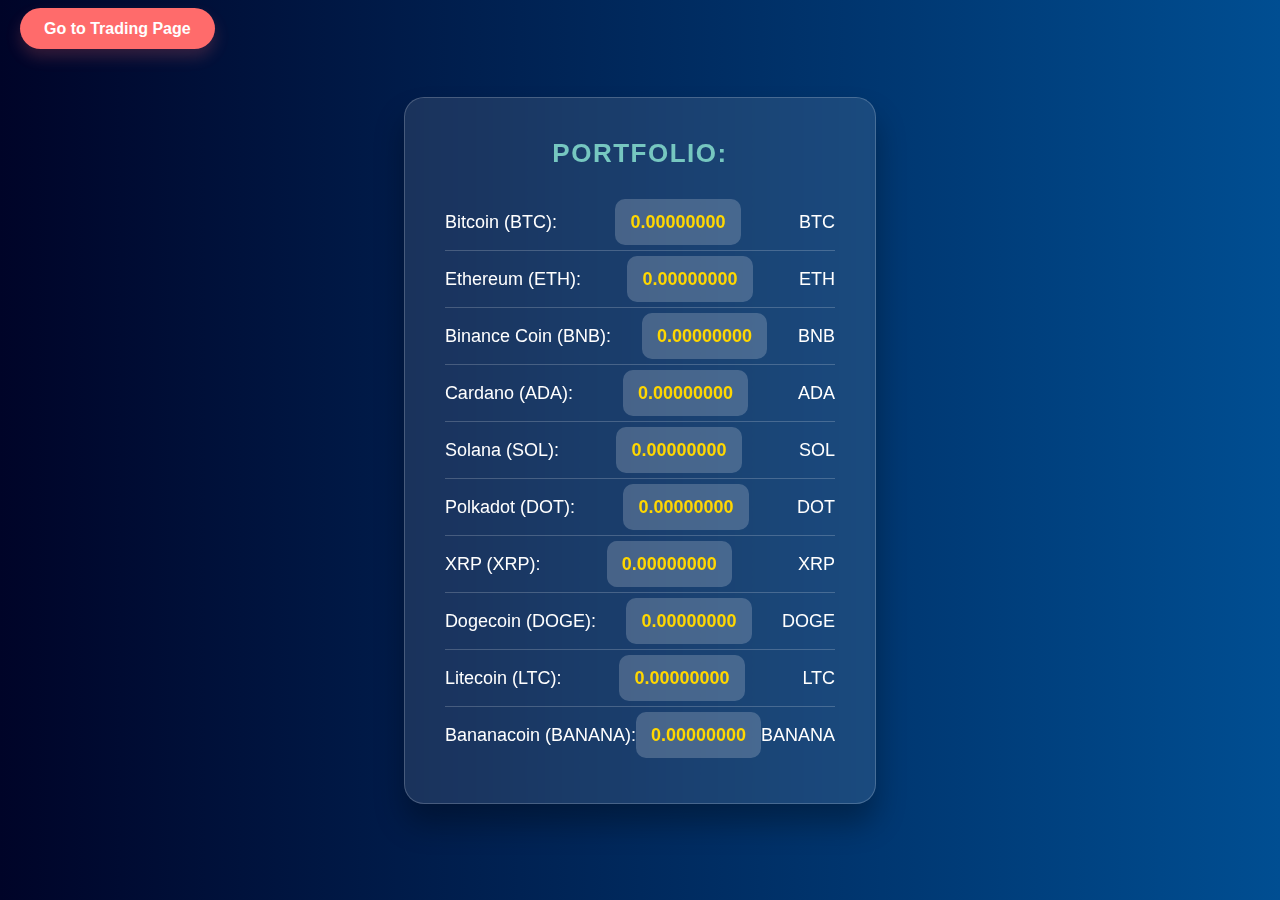
<file: portfolio.html>
<!DOCTYPE html>
<html lang="en">
<head>
    <meta charset="UTF-8" />
    <meta name="viewport" content="width=device-width, initial-scale=1.0" />
    <title>Portfolio Page</title>
    <!-- <link rel="stylesheet" href="1.css" /> -->
    
    <style>
        /* Global Reset */
* {
  margin: 0;
  padding: 0;
  box-sizing: border-box;
}

/* Set the body background to a dark gradient with smooth font */
body {
  font-family: 'Poppins', sans-serif;
  background: linear-gradient(to right, #000428, #004e92);
  color: #ffffff;
  height: 100vh;
  display: flex;
  justify-content: center;
  align-items: center;
  overflow: hidden;
}

/* Add animation to the body for smooth entrance */
body {
  animation: fadeIn 1s ease-in-out;
}

/* Navigation styling */
.nav {
  position: absolute;
  top: 20px;
  left: 20px;
}

.nav a {
  text-decoration: none;
  color: #ffffff;
  background-color: #ff6b6b;
  padding: 12px 24px;
  border-radius: 30px;
  font-weight: bold;
  box-shadow: 0 8px 15px rgba(255, 107, 107, 0.2);
  transition: all 0.3s ease;
}

.nav a:hover {
  background-color: #ff4757;
  box-shadow: 0 12px 20px rgba(255, 71, 87, 0.3);
  transform: translateY(-3px);
}

/* Main Portfolio Container */
.position {
  background: rgba(255, 255, 255, 0.1);
  padding: 40px;
  border-radius: 20px;
  box-shadow: 0 20px 30px rgba(0, 0, 0, 0.3);
  max-width: 600px;
  text-align: center;
  backdrop-filter: blur(10px);
  animation: slideUp 1s ease-in-out;
  border: 1px solid rgba(255, 255, 255, 0.2);
}

/* Slide-up animation for portfolio */
@keyframes slideUp {
  from {
    opacity: 0;
    transform: translateY(50px);
  }
  to {
    opacity: 1;
    transform: translateY(0);
  }
}

/* Add some spacing and style to the heading */
.position h4 {
  margin-bottom: 25px;
  font-size: 26px;
  font-weight: bold;
  color: #76c7c0;
  text-transform: uppercase;
  letter-spacing: 1.5px;
}

/* Portfolio Items */
.position p {
  font-size: 18px;
  line-height: 2;
  padding: 5px 0;
  border-bottom: 1px solid rgba(255, 255, 255, 0.2);
  display: flex;
  justify-content: space-between;
  align-items: center;
}

/* Last item should not have a border */
.position p:last-child {
  border-bottom: none;
}

/* Highlighted span for holdings */
.position span {
  font-weight: bold;
  color: #ffd700; /* Gold for value */
  background: rgba(255, 255, 255, 0.2);
  padding: 5px 15px;
  border-radius: 10px;
  transition: background 0.3s ease;
}

/* Hover effect for value span */
.position p:hover span {
  background: #ffd700;
  color: #000;
}

/* Fade-in animation for the page */
@keyframes fadeIn {
  from {
    opacity: 0;
  }
  to {
    opacity: 1;
  }
}

/* Media query for smaller screens */
@media (max-width: 768px) {
  .position {
    padding: 20px;
    width: 90%;
  }
}

    </style>

    <style>

    </style>

    

</head>
<body>
    <!-- Navigation to Trading Page -->
    <div class="nav">
        <a href="buy-sell.html">Go to Trading Page</a>
    </div>

    <!-- Portfolio Section -->
    <div class="position">
        <h4>Portfolio:</h4>
        <p>Bitcoin (BTC): <span id="btc-holdings">0</span> BTC</p>
        <p>Ethereum (ETH): <span id="eth-holdings">0</span> ETH</p>
        <p>Binance Coin (BNB): <span id="bnb-holdings">0</span> BNB</p>
        <!-- <p>Binance Coin (BNB): <span id="bnb-holdings">0</span> BNB</p> -->
        <p>Cardano (ADA): <span id="ada-holdings">0</span> ADA</p>
        <p>Solana (SOL): <span id="sol-holdings">0</span> SOL</p>
        <p>Polkadot (DOT): <span id="dot-holdings">0</span> DOT</p>
        <p>XRP (XRP): <span id="xrp-holdings">0</span> XRP</p>
        <p>Dogecoin (DOGE): <span id="doge-holdings">0</span> DOGE</p>
        <p>Litecoin (LTC): <span id="ltc-holdings">0</span> LTC</p>
        <p>Bananacoin (BANANA): <span id="banana-holdings">0</span> BANANA</p>
    </div>

    <script>
        // Fetch data from localStorage or set default values for holdings
        const cryptoHoldings = {
            btc: localStorage.getItem("btcHoldings") || 0,
            eth: localStorage.getItem("ethHoldings") || 0,
            bnb: localStorage.getItem("bnbHoldings") || 0,
            // bnb: localStorage.getItem("bnbHoldings") || 0,
            ada: localStorage.getItem("adaHoldings") || 0,
            sol: localStorage.getItem("solHoldings") || 0,
            dot: localStorage.getItem("dotHoldings") || 0,
            xrp: localStorage.getItem("xrpHoldings") || 0,
            doge: localStorage.getItem("dogeHoldings") || 0,
            ltc: localStorage.getItem("ltcHoldings") || 0,
            banana: localStorage.getItem("bananaHoldings") || 0
        };

        // Update portfolio display
        document.getElementById("btc-holdings").innerText = parseFloat(cryptoHoldings.btc).toFixed(8);
        document.getElementById("eth-holdings").innerText = parseFloat(cryptoHoldings.eth).toFixed(8);
        document.getElementById("bnb-holdings").innerText = parseFloat(cryptoHoldings.bnb).toFixed(8);
        // document.getElementById("bnb-holdings").innerText = parseFloat(cryptoHoldings.bnb).toFixed(8);
        document.getElementById("ada-holdings").innerText = parseFloat(cryptoHoldings.ada).toFixed(8);
        document.getElementById("sol-holdings").innerText = parseFloat(cryptoHoldings.sol).toFixed(8);
        document.getElementById("dot-holdings").innerText = parseFloat(cryptoHoldings.dot).toFixed(8);
        document.getElementById("xrp-holdings").innerText = parseFloat(cryptoHoldings.xrp).toFixed(8);
        document.getElementById("doge-holdings").innerText = parseFloat(cryptoHoldings.doge).toFixed(8);
        document.getElementById("ltc-holdings").innerText = parseFloat(cryptoHoldings.ltc).toFixed(8);
        document.getElementById("banana-holdings").innerText = parseFloat(cryptoHoldings.banana).toFixed(8);
    </script>
</body>
</html>
</file>
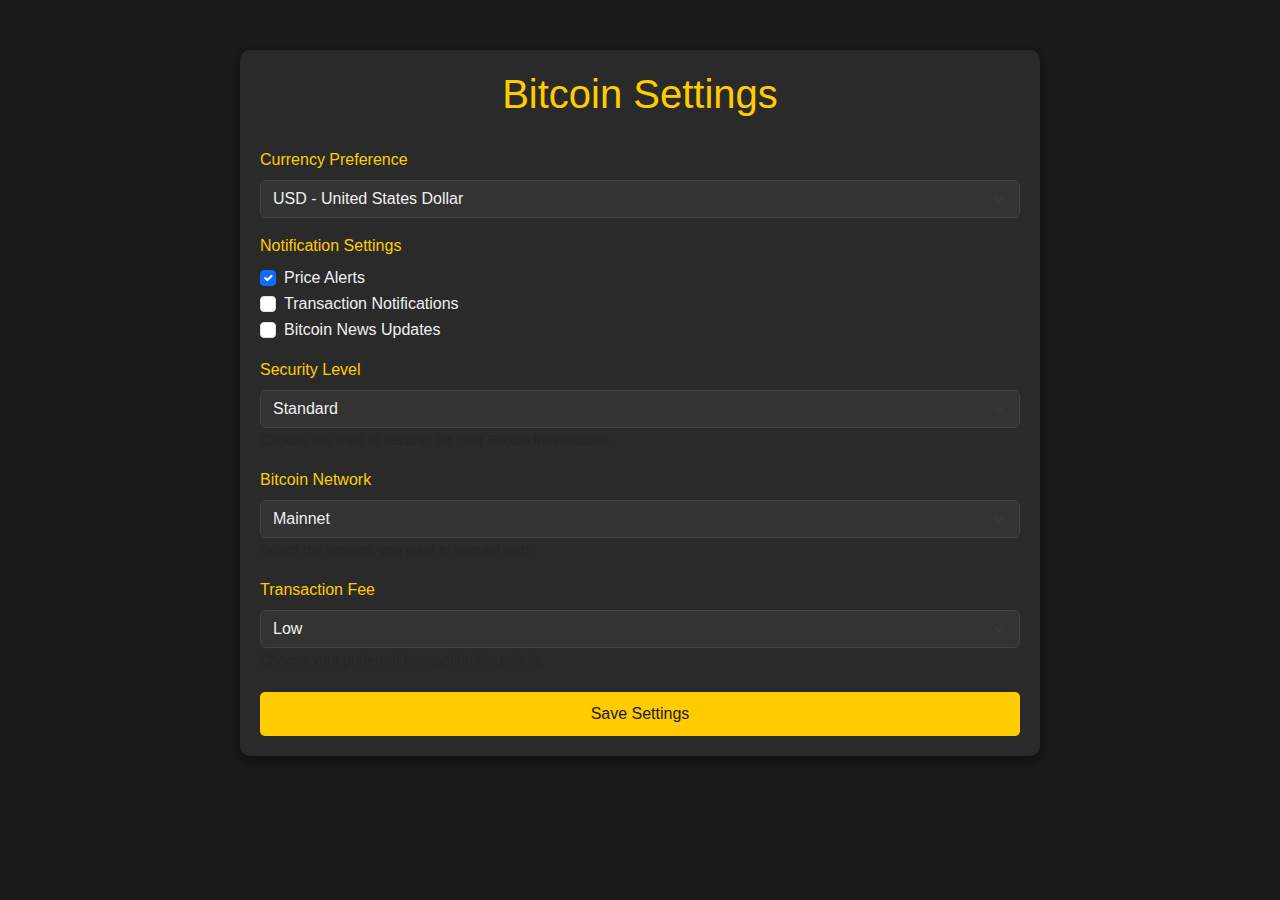
<file: setting.html>
<!DOCTYPE html>
<html lang="en">

<head>
    <meta charset="UTF-8">
    <meta name="viewport" content="width=device-width, initial-scale=1.0">
    <title>Bitcoin Settings</title>
    <!-- Bootstrap CSS -->
    <link href="https://cdn.jsdelivr.net/npm/bootstrap@5.3.0/dist/css/bootstrap.min.css" rel="stylesheet">
    <style>
        body {
            background-color: #1a1a1a;
            color: #f0f0f0;
            font-family: Arial, sans-serif;
            padding-top: 50px;
        }

        .settings-container {
            max-width: 800px;
            margin: auto;
            background-color: #2a2a2a;
            border-radius: 10px;
            padding: 20px;
            box-shadow: 0 4px 15px rgba(0, 0, 0, 0.5);
        }

        .settings-title {
            text-align: center;
            margin-bottom: 30px;
            color: #ffcc00;
        }

        .form-label {
            color: #ffcc00;
        }

        .form-check-label {
            color: #f0f0f0;
        }

        .form-control {
            background-color: #333;
            color: #f0f0f0;
            border: 1px solid #444;
        }

        .form-control:focus {
            background-color: #444;
            color: #f0f0f0;
        }

        .save-btn {
            background-color: #ffcc00;
            color: #1a1a1a;
            border: none;
            font-size: 1rem;
            margin-top: 20px;
            display: block;
            width: 100%;
            padding: 10px;
            border-radius: 5px;
            cursor: pointer;
        }

        .save-btn:hover {
            background-color: #e6b800;
        }

        .confirmation-message {
            display: none;
            text-align: center;
            margin-top: 20px;
            padding: 10px;
            background-color: #4caf50;
            color: white;
            border-radius: 5px;
            font-size: 1.2rem;
        }

        .show-confirmation {
            display: block;
        }
    </style>
</head>

<body>
    <div class="settings-container">
        <h1 class="settings-title">Bitcoin Settings</h1>
        <form id="settings-form">
            <!-- Setting 1: Currency Preference -->
            <div class="mb-3">
                <label for="currency" class="form-label">Currency Preference</label>
                <select class="form-select form-control" id="currency">
                    <option selected>USD - United States Dollar</option>
                    <option>EUR - Euro</option>
                    <option>GBP - British Pound</option>
                    <option>JPY - Japanese Yen</option>
                    <option>CNY - Chinese Yuan</option>
                </select>
            </div>

            <!-- Setting 2: Notification Settings -->
            <div class="mb-3">
                <label class="form-label">Notification Settings</label>
                <div class="form-check">
                    <input class="form-check-input" type="checkbox" id="price-alerts" checked>
                    <label class="form-check-label" for="price-alerts">
                        Price Alerts
                    </label>
                </div>
                <div class="form-check">
                    <input class="form-check-input" type="checkbox" id="transaction-notifications">
                    <label class="form-check-label" for="transaction-notifications">
                        Transaction Notifications
                    </label>
                </div>
                <div class="form-check">
                    <input class="form-check-input" type="checkbox" id="news-updates">
                    <label class="form-check-label" for="news-updates">
                        Bitcoin News Updates
                    </label>
                </div>
            </div>

            <!-- Setting 3: Security -->
            <div class="mb-3">
                <label for="security-level" class="form-label">Security Level</label>
                <select class="form-select form-control" id="security-level">
                    <option selected>Standard</option>
                    <option>Enhanced</option>
                    <option>Maximum</option>
                </select>
                <small class="form-text text-muted">Choose the level of security for your Bitcoin transactions.</small>
            </div>

            <!-- Setting 4: Bitcoin Network -->
            <div class="mb-3">
                <label for="network" class="form-label">Bitcoin Network</label>
                <select class="form-select form-control" id="network">
                    <option selected>Mainnet</option>
                    <option>Testnet</option>
                    <option>Regtest</option>
                </select>
                <small class="form-text text-muted">Select the network you want to interact with.</small>
            </div>

            <!-- Setting 5: Transaction Fee -->
            <div class="mb-3">
                <label for="transaction-fee" class="form-label">Transaction Fee</label>
                <select class="form-select form-control" id="transaction-fee">
                    <option selected>Low</option>
                    <option>Medium</option>
                    <option>High</option>
                </select>
                <small class="form-text text-muted">Choose your preferred transaction fee priority.</small>
            </div>

            <!-- Save Button -->
            <button type="submit" class="save-btn">Save Settings</button>
        </form>

        <!-- Confirmation Message -->
        <div id="confirmation-message" class="confirmation-message">
            Settings have been saved successfully!
        </div>
    </div>

    <!-- Bootstrap JS and Popper.js -->
    <script src="https://cdn.jsdelivr.net/npm/@popperjs/core@2.11.6/dist/umd/popper.min.js"></script>
    <script src="https://cdn.jsdelivr.net/npm/bootstrap@5.3.0/dist/js/bootstrap.min.js"></script>
    <script>
        // JavaScript to simulate settings saving
        document.getElementById('settings-form').addEventListener('submit', function (e) {
            e.preventDefault(); // Prevent form submission
            document.getElementById('confirmation-message').classList.add('show-confirmation');
        });
    </script>
</body>

</html>
</file>
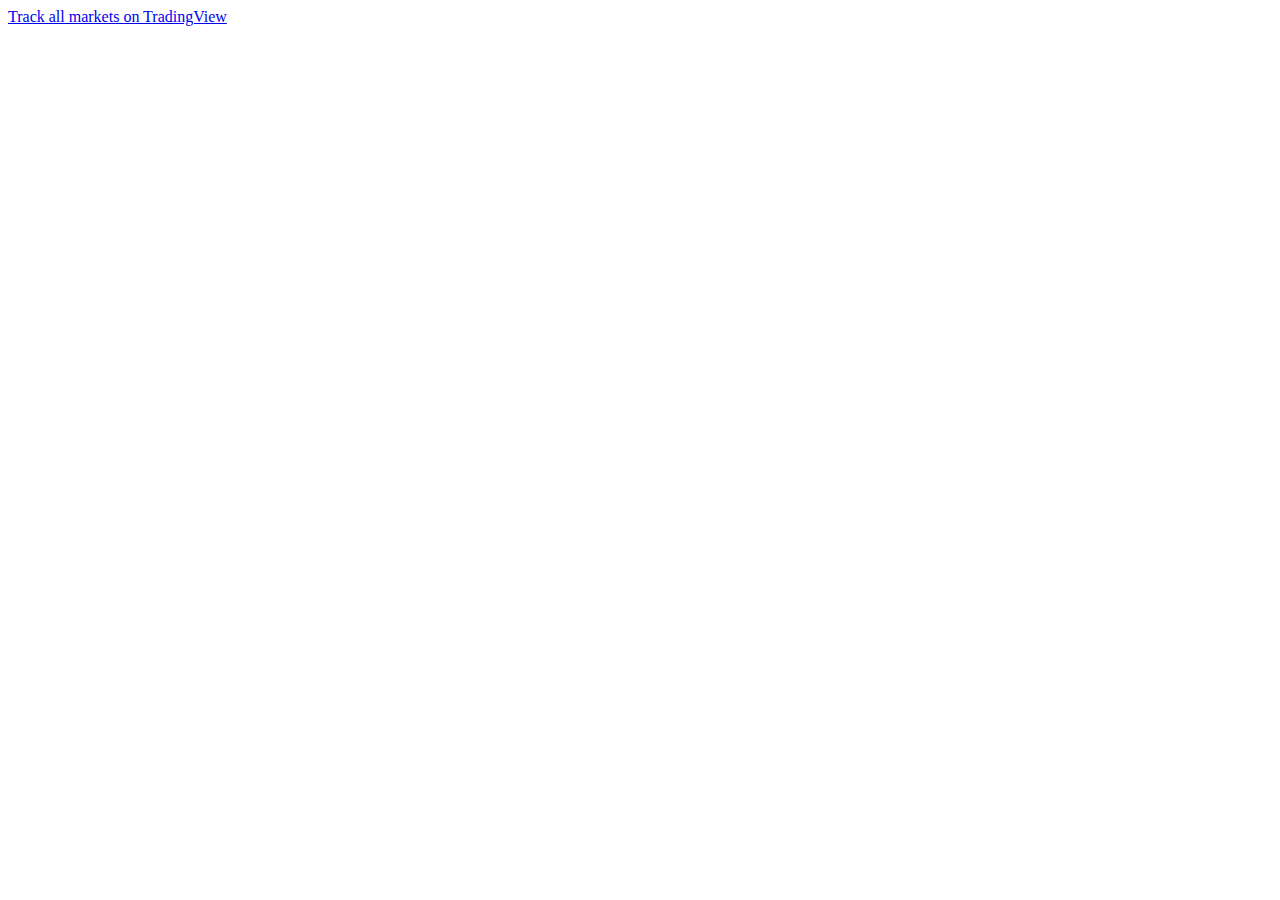
<file: tradingchart.html>
<!DOCTYPE html>
<html lang="en">
<head>
    <meta charset="UTF-8">
    <meta name="viewport" content="width=device-width, initial-scale=1.0">
    <title>Document</title>
</head>
<body>
    <!-- TradingView Widget BEGIN -->
<div class="tradingview-widget-container">
    <div class="tradingview-widget-container__widget"></div>
    <div class="tradingview-widget-copyright"><a href="https://www.tradingview.com/" rel="noopener nofollow" target="_blank"><span class="blue-text"></span></a></div>
    <script type="text/javascript" src="https://s3.tradingview.com/external-embedding/embed-widget-mini-symbol-overview.js" async>
    {
    "symbol": "FX:EURUSD",
    "width": 350,
    "height": 220,
    "locale": "en",
    "dateRange": "12M",
    "colorTheme": "dark",
    "isTransparent": false,
    "autosize": false,
    "largeChartUrl": "",
    "chartOnly": false
  }
    </script>
  </div>
  <!-- TradingView Widget END -->

  <!-- TradingView Widget BEGIN -->
<div class="tradingview-widget-container">
    <div class="tradingview-widget-container__widget"></div>
    <div class="tradingview-widget-copyright"><a href="https://www.tradingview.com/" rel="noopener nofollow" target="_blank"><span class="blue-text"></span></a></div>
    <script type="text/javascript" src="https://s3.tradingview.com/external-embedding/embed-widget-mini-symbol-overview.js" async>
    {
    "symbol": "BITSTAMP:BTCUSD",
    "width": 350,
    "height": 220,
    "locale": "en",
    "dateRange": "12M",
    "colorTheme": "dark",
    "isTransparent": false,
    "autosize": false,
    "largeChartUrl": "",
    "chartOnly": false
  }
    </script>
  </div>
  <!-- TradingView Widget END -->

  <!-- TradingView Widget BEGIN -->
<div class="tradingview-widget-container">
    <div class="tradingview-widget-container__widget"></div>
    <div class="tradingview-widget-copyright"><a href="https://www.tradingview.com/" rel="noopener nofollow" target="_blank"><span class="blue-text">Track all markets on TradingView</span></a></div>
    <script type="text/javascript" src="https://s3.tradingview.com/external-embedding/embed-widget-ticker-tape.js" async>
    {
    "symbols": [
      {
        "proName": "FOREXCOM:SPXUSD",
        "title": "S&P 500 Index"
      },
      {
        "proName": "FOREXCOM:NSXUSD",
        "title": "US 100 Cash CFD"
      },
      {
        "proName": "FX_IDC:EURUSD",
        "title": "EUR to USD"
      },
      {
        "proName": "BITSTAMP:BTCUSD",
        "title": "Bitcoin"
      },
      {
        "proName": "BITSTAMP:ETHUSD",
        "title": "Ethereum"
      }
    ],
    "showSymbolLogo": true,
    "isTransparent": false,
    "displayMode": "adaptive",
    "colorTheme": "dark",
    "locale": "en"
  }
    </script>
  </div>
  <!-- TradingView Widget END -->
    
</body>
</html>
</file>
<file: buy-sell.css>
/* crypto\ coin/bg1.png */

/* General reset */
* {
    margin: 0px;
    padding: 0px;
    box-sizing: border-box; /* Ensure padding and borders are included in element's total width and height */
}

body {
    background-image: url(crypto\ coin/bg1.png);
    height: 100%;
    width: 100%;
    background-size: cover;
    background-position: center;
    overflow-x: hidden;
    font-size: 16px;
}

/* Balance section */
.balance {
    margin-top: 10px;
    margin-left: 5px;
    margin-right: 5px;
    display: flex;
    justify-content: space-evenly;
    font-size: 1.25rem; /* Use rem for relative sizing */
    color: #fc0ed4;
    border-radius: 30px;
    align-items: center;
    text-align: center;
    padding: 2px;
    flex-wrap: wrap; /* Allows items to wrap on smaller screens */
}

/* Coin list */
.coin-list {
    display: flex;
    align-items: center;
    flex-wrap: wrap; /* Allows coin items to wrap on smaller screens */
}

.coin {
    display: flex;
    align-items: center;
    font-size: 1rem;
    margin: 5px;
    color: #ff960b;
    padding: 5px 15px;
    border-radius: 8px;
    flex: 1 1 auto; /* Flexible width based on available space */
}

/* Coin title */
.ctitle {
    margin-left: 20px;
}

.ctitle p, h3 {
    font-size: 1.2rem; /* Use relative units */
}

/* Coin main card */
.coinmain {
    border: 1px solid rgb(159, 51, 51);
    border-radius: 20px;
    margin-right: 14px;
    padding: 10px;
    width: 100%;
    max-width: 280px;
    height: auto;
}

.cimgg {
    height: 50px;
}

/* Order form */
.order-form {
    display: flex;
    justify-content: center;
    align-items: center;
    color: white;
    flex-wrap: wrap; /* Wrap form elements on small screens */
}

select, input {
    border: none;
    outline: none;
    background-color: transparent;
    color: hotpink;
}

/* Buttons */
button {
    background-color: transparent;
    border: none;
    border-radius: 30px;
}

/* Order history */
.order-history {
    height: 300px;
    width: 100%;
    overflow: auto; /* Scroll only when necessary */
}

/* Order history table */
#order-history-table {
    margin-top: 20px;
    width: 100%;
    border-collapse: collapse;
}

#order-history-table th {
    padding: 8px;
    text-align: center;
    background: blueviolet;
    color: #ff960b;
}

#order-history-table td {
    padding: 8px;
    text-align: center;
    color: aqua;
}

/* Media Queries for Responsive Design */

/* For tablets */
@media (max-width: 768px) {
    .coin {
        font-size: 0.9rem;
        padding: 5px 10px;
    }

    .coinmain {
        width: 80%;
        margin: 10px auto;
    }

    .balance {
        flex-direction: column;
        margin: 10px 0;
        padding: 10px;
    }

    .order-form {
        flex-direction: column;
        margin: 10px 0;
    }

    .order-history {
        height: auto;
    }
}

/* For mobile devices */
@media (max-width: 480px) {
    body {
        font-size: 14px;
    }

    .coin {
        font-size: 0.8rem;
        padding: 5px;
    }

    .coinmain {
        width: 100%;
        margin: 10px auto;
    }

    .balance {
        flex-direction: column;
        font-size: 1rem;
    }

    .ctitle p, h3 {
        font-size: 1rem;
    }

    .order-form {
        flex-direction: column;
        gap: 10px;
    }

    select, input {
        font-size: 1rem;
    }

    .order-history {
        height: auto;
    }

    #order-history-table th, #order-history-table td {
        padding: 6px;
        font-size: 0.8rem;
    }
}


.modal-dialog.modal-fullscreen {
    max-width: 100%;
    width: 100%;
    height: 100%;
    margin: 0;
}

.modal-content {
    height: 100%;
    border: none; /* Optional: Remove border */
    border-radius: 0; /* Optional: Remove border radius for full-screen look */
}
</file>
